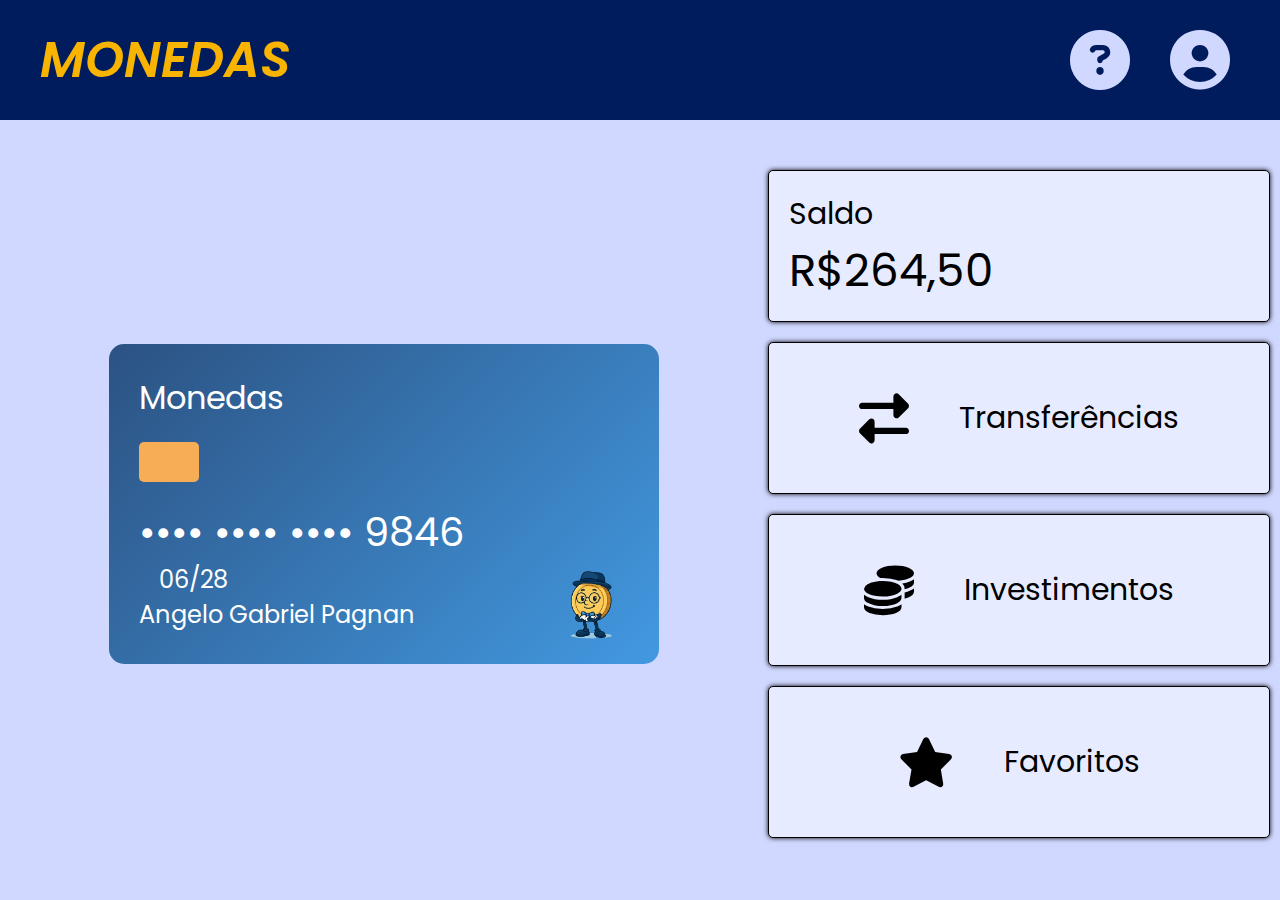
<file: index.html>
<!DOCTYPE html>
<html lang="en">
<head>
    <meta charset="UTF-8">
    <meta name="viewport" content="width=device-width, initial-scale=1.0">
    <link href="https://fonts.googleapis.com/css2?family=Nunito+Sans:ital,opsz,wght@0,6..12,200..1000;1,6..12,200..1000&family=Poppins:ital,wght@0,100;0,200;0,300;0,400;0,500;0,600;0,700;0,800;0,900;1,100;1,200;1,300;1,400;1,500;1,600;1,700;1,800;1,900&display=swap" rel="stylesheet">
    <link rel="stylesheet" href="https://cdnjs.cloudflare.com/ajax/libs/font-awesome/6.4.0/css/all.min.css">
    <link rel="stylesheet" href="cartao.css">
    <title>Monedas | Cartão</title>
</head>
<body>
    <header class="cabecalho">
        <h1 class="logo">MONEDAS</h1>
        <i class="fotoperfil fas fa-user-circle"></i>
        <i class="ajuda fas fa-question-circle"></i>
    </header>

    <main>
        <div class="metade1">
            <div class="cartao">
                <div class="borda">
                    <h1>Monedas</h1>
                    <div class="chip"></div>
                    <div class="informacoes">
                        <h2 class="numero-cartao">•••• •••• •••• 9846</h2>
                        <h2 class="validade">06/28</h2>
                        <h2 class="nome">Angelo Gabriel Pagnan</h2>          
                        </div>
                    </div>
                    <img src="imagens/moneders.png" class="monedinha">
                </div>
            </div>
        </div>
        <div class="metade2">
            <div class="saldo-caixa">
                <div class="espacador">
                    <h1 class="saldo">Saldo</h1>
                    <h2 class="valor-saldo">R$264,50</h2>
                </div>
            </div>
            <div class="itens-caixa">
                <i class="insano-icone fas fa-exchange-alt"></i>
                <h2 class="insano-texto">Transferências</h2>
            </div>
            <div class="itens-caixa">
                <i class="insano-icone fas fa-coins"></i>
                <h2 class="insano-texto">Investimentos</h2>
            </div>
            <div class="itens-caixa">
                <i class="insano-icone fas fa-star"></i>
                <h2 class="insano-texto">Favoritos</h2>
            </div>
        </div>
    </main>
</body>
</html>
</file>
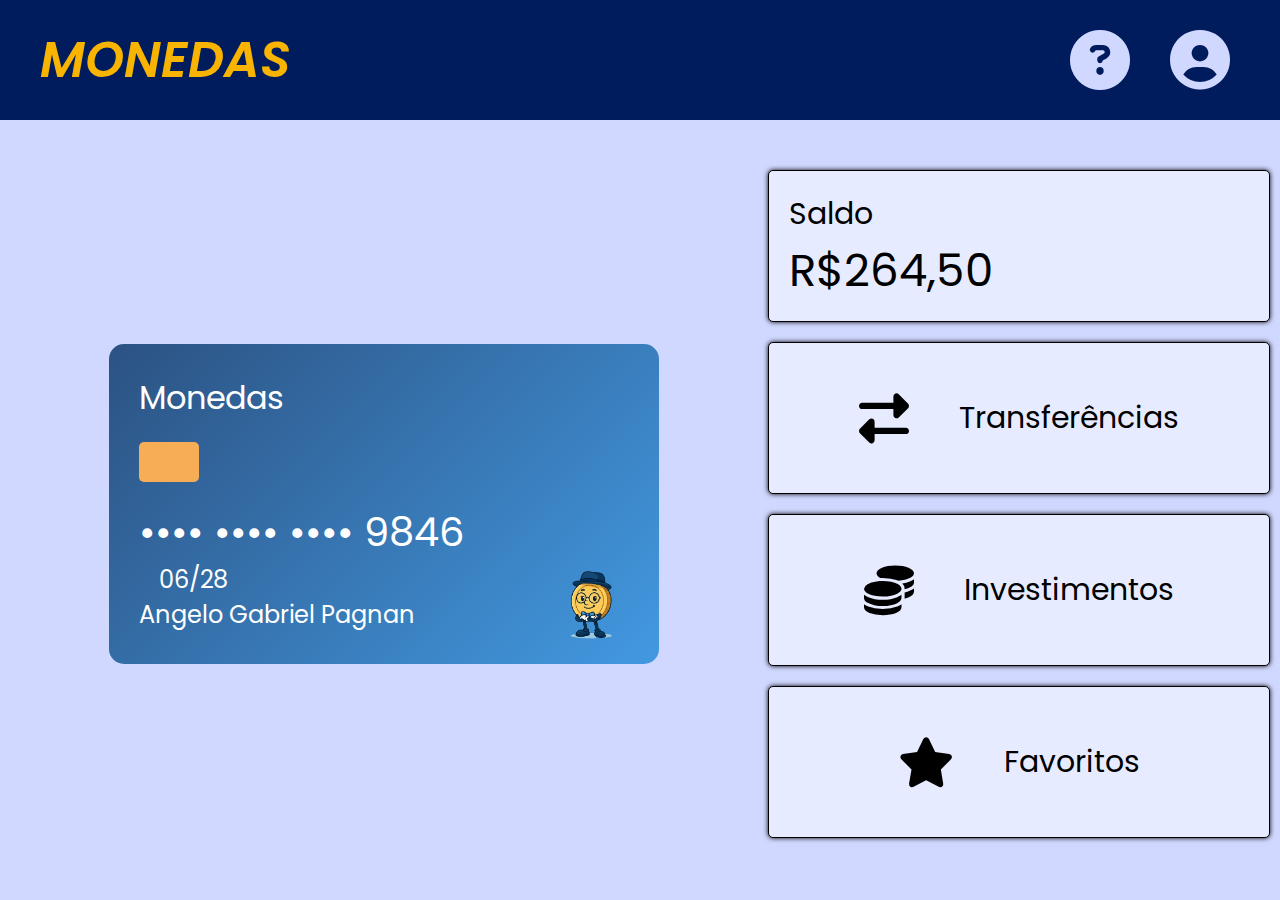
<file: cartao.html>
<!DOCTYPE html>
<html lang="en">
<head>
    <meta charset="UTF-8">
    <meta name="viewport" content="width=device-width, initial-scale=1.0">
    <link href="https://fonts.googleapis.com/css2?family=Nunito+Sans:ital,opsz,wght@0,6..12,200..1000;1,6..12,200..1000&family=Poppins:ital,wght@0,100;0,200;0,300;0,400;0,500;0,600;0,700;0,800;0,900;1,100;1,200;1,300;1,400;1,500;1,600;1,700;1,800;1,900&display=swap" rel="stylesheet">
    <link rel="stylesheet" href="https://cdnjs.cloudflare.com/ajax/libs/font-awesome/6.4.0/css/all.min.css">
    <link rel="stylesheet" href="cartao.css">
    <title>Monedas | Cartão</title>
</head>
<body>
    <header class="cabecalho">
        <h1 class="logo">MONEDAS</h1>
        <i class="fotoperfil fas fa-user-circle"></i>
        <i class="ajuda fas fa-question-circle"></i>
    </header>

    <main>
        <div class="metade1">
            <div class="cartao">
                <div class="borda">
                    <h1>Monedas</h1>
                    <div class="chip"></div>
                    <div class="informacoes">
                        <h2 class="numero-cartao">•••• •••• •••• 9846</h2>
                        <h2 class="validade">06/28</h2>
                        <h2 class="nome">Angelo Gabriel Pagnan</h2>          
                        </div>
                    </div>
                    <img src="imagens/moneders.png" class="monedinha">
                </div>
            </div>
        </div>
        <div class="metade2">
            <div class="saldo-caixa">
                <div class="espacador">
                    <h1 class="saldo">Saldo</h1>
                    <h2 class="valor-saldo">R$264,50</h2>
                </div>
            </div>
            <div class="itens-caixa">
                <i class="insano-icone fas fa-exchange-alt"></i>
                <h2 class="insano-texto">Transferências</h2>
            </div>
            <div class="itens-caixa">
                <i class="insano-icone fas fa-coins"></i>
                <h2 class="insano-texto">Investimentos</h2>
            </div>
            <div class="itens-caixa">
                <i class="insano-icone fas fa-star"></i>
                <h2 class="insano-texto">Favoritos</h2>
            </div>
        </div>
    </main>
</body>
</html>
</file>
<file: cartao.css>
body {
    margin: 0;
    height: 100vh;
    background-color: #d0d8ff;
}

h1, h2 {
    font-family: "Poppins";
    font-weight: 400;
    color: white;
    margin: 0;
}

.cabecalho {
    background-color: #001c5c;
    display: flex;
    align-items: center;
    width: 100%;
    height: 120px;
    position: relative;
}

.logo {
    font-family: "Poppins";
    font-weight: 600;
    font-style: italic;
    padding-left: 40px;
    color: #f8b400;
    font-size: 50px;
}

.fotoperfil {
    font-size: 60px;
    color: #d0d8ff;
    position: absolute;
    right: 50px;
    cursor: pointer;
}

.ajuda {
    font-size: 60px;
    color: #d0d8ff;
    position: absolute;
    right: 150px;
    cursor: pointer;
}

main {
    display: flex;
}

.metade1 {
    width: 60%;
    display: flex;
    justify-content: center;
    align-items: center;
}

.cartao {
    width: 550px;
    height: 320px;
    border-radius: 15px;
    background: linear-gradient(135deg, #2c5282, #4299e1);
    margin-top: 50px;
    position: relative;
}

.borda {
    padding: 30px;
    gap: 20px;
    display: flex;
    flex-direction: column;
}

.chip {
    width: 60px;
    height: 40px;
    background-color: #f6ad55;
    border-radius: 5px;
}

.numero-cartao {
    font-size: 40px;
}

.validade {
    padding-left: 20px;
}

.monedinha {
    width: 50px;
    position: absolute;
    right: 45px;
    bottom: 25px;
}

.metade2 {
    width: 40%;
    display: flex;
    flex-direction: column;
    gap: 20px;
}

.saldo-caixa {
    background-color: #e7ebff;
    border-radius: 5px;
    width: 500px;
    height: 150px;
    border: 1px black solid;
    box-shadow: black 0 0px 5px;
    margin-top: 50px;
}

.espacador {
    padding: 20px;
}

.saldo {
    color: black;
    font-size: 30px;
}

.valor-saldo {
    color: black;
    font-size: 45px;
}

.itens-caixa {
    cursor: pointer;
    background-color: #e7ebff;
    border-radius: 5px;
    width: 500px;
    height: 150px;
    border: 1px black solid;
    box-shadow: black 0 0px 5px;
    display: flex;
    align-items: center;
    justify-content: center;
    gap: 50px;
}

.insano-icone {
    font-size: 50px;
}

.insano-texto {
    color: black;
    font-size: 30px;
}
</file>
